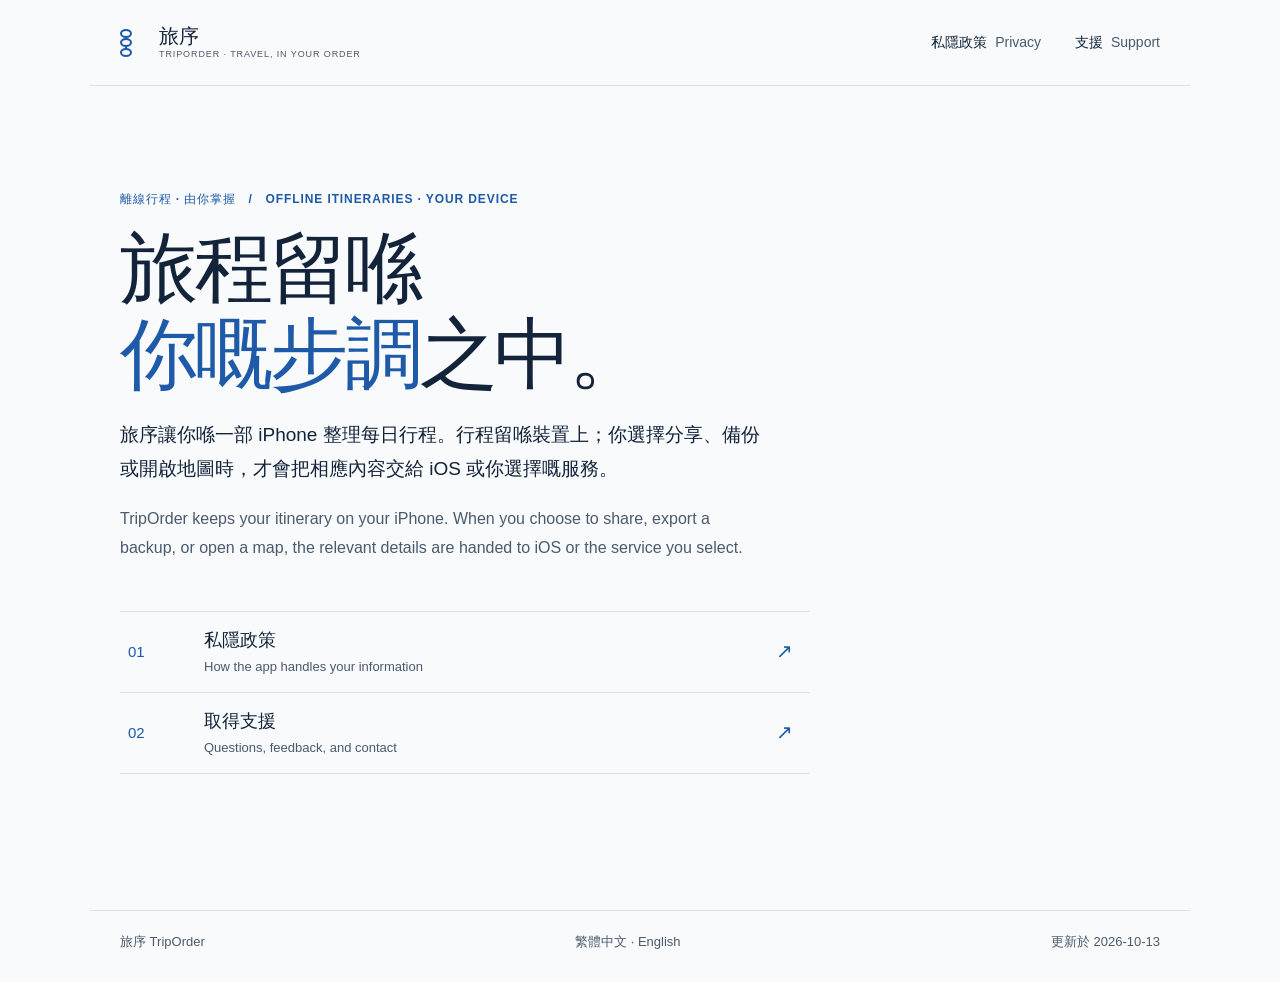
<file: index.html>
<!doctype html>
<html lang="zh-Hant">
<head>
  <meta charset="utf-8">
  <meta name="viewport" content="width=device-width, initial-scale=1">
  <meta name="color-scheme" content="light">
  <meta name="description" content="旅序 TripOrder 隱私政策與支援。TripOrder privacy policy and support.">
  <title>旅序 TripOrder｜隱私與支援 Privacy &amp; Support</title>
  <link rel="icon" type="image/svg+xml" href="favicon.svg">
  <link rel="stylesheet" href="styles.css">
</head>
<body>
  <header class="masthead">
    <a class="brand" href="index.html" aria-label="旅序 TripOrder 首頁">
      <span class="brand-mark" aria-hidden="true"><i></i><i></i><i></i></span>
      <span><strong>旅序</strong><small>TRIPORDER · TRAVEL, IN YOUR ORDER</small></span>
    </a>
    <nav aria-label="主要導覽 Main navigation">
      <a href="privacy.html">私隱政策 <span lang="en">Privacy</span></a>
      <a href="support.html">支援 <span lang="en">Support</span></a>
    </nav>
  </header>
  <main>
    <section class="hero">
      <p class="eyebrow">離線行程 · 由你掌握 &nbsp; / &nbsp; OFFLINE ITINERARIES · YOUR DEVICE</p>
      <h1>旅程留喺<br><span>你嘅步調</span>之中。</h1>
      <p class="lede">旅序讓你喺一部 iPhone 整理每日行程。行程留喺裝置上；你選擇分享、備份或開啟地圖時，才會把相應內容交給 iOS 或你選擇嘅服務。</p>
      <p class="lede english" lang="en">TripOrder keeps your itinerary on your iPhone. When you choose to share, export a backup, or open a map, the relevant details are handed to iOS or the service you select.</p>
      <div class="route-list" aria-label="內容導覽 Page guide">
        <a class="route-item" href="privacy.html"><span class="route-time">01</span><span><strong>私隱政策</strong><small lang="en">How the app handles your information</small></span><span class="arrow" aria-hidden="true">↗</span></a>
        <a class="route-item" href="support.html"><span class="route-time">02</span><span><strong>取得支援</strong><small lang="en">Questions, feedback, and contact</small></span><span class="arrow" aria-hidden="true">↗</span></a>
      </div>
    </section>
  </main>
  <footer><span>旅序 TripOrder</span><span>繁體中文 · English</span><span>更新於 2026-10-13</span></footer>
</body>
</html>
</file>
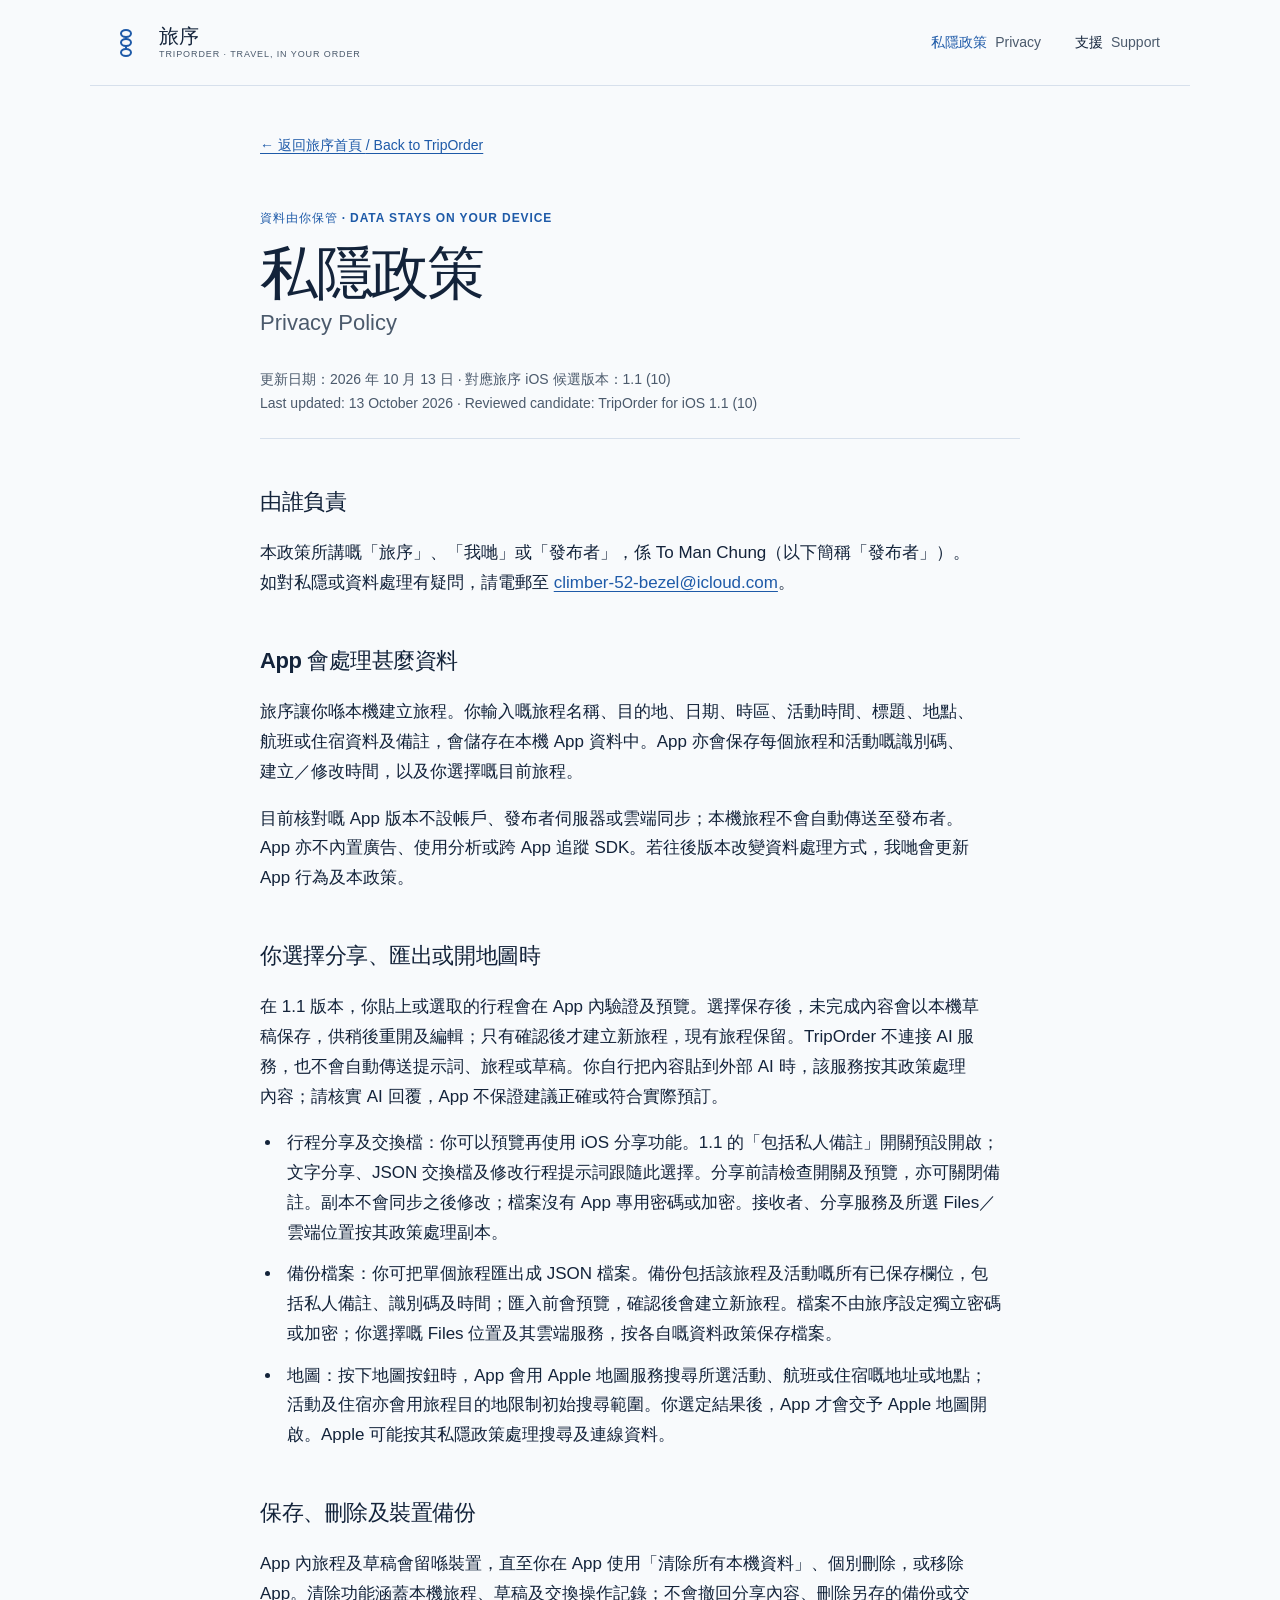
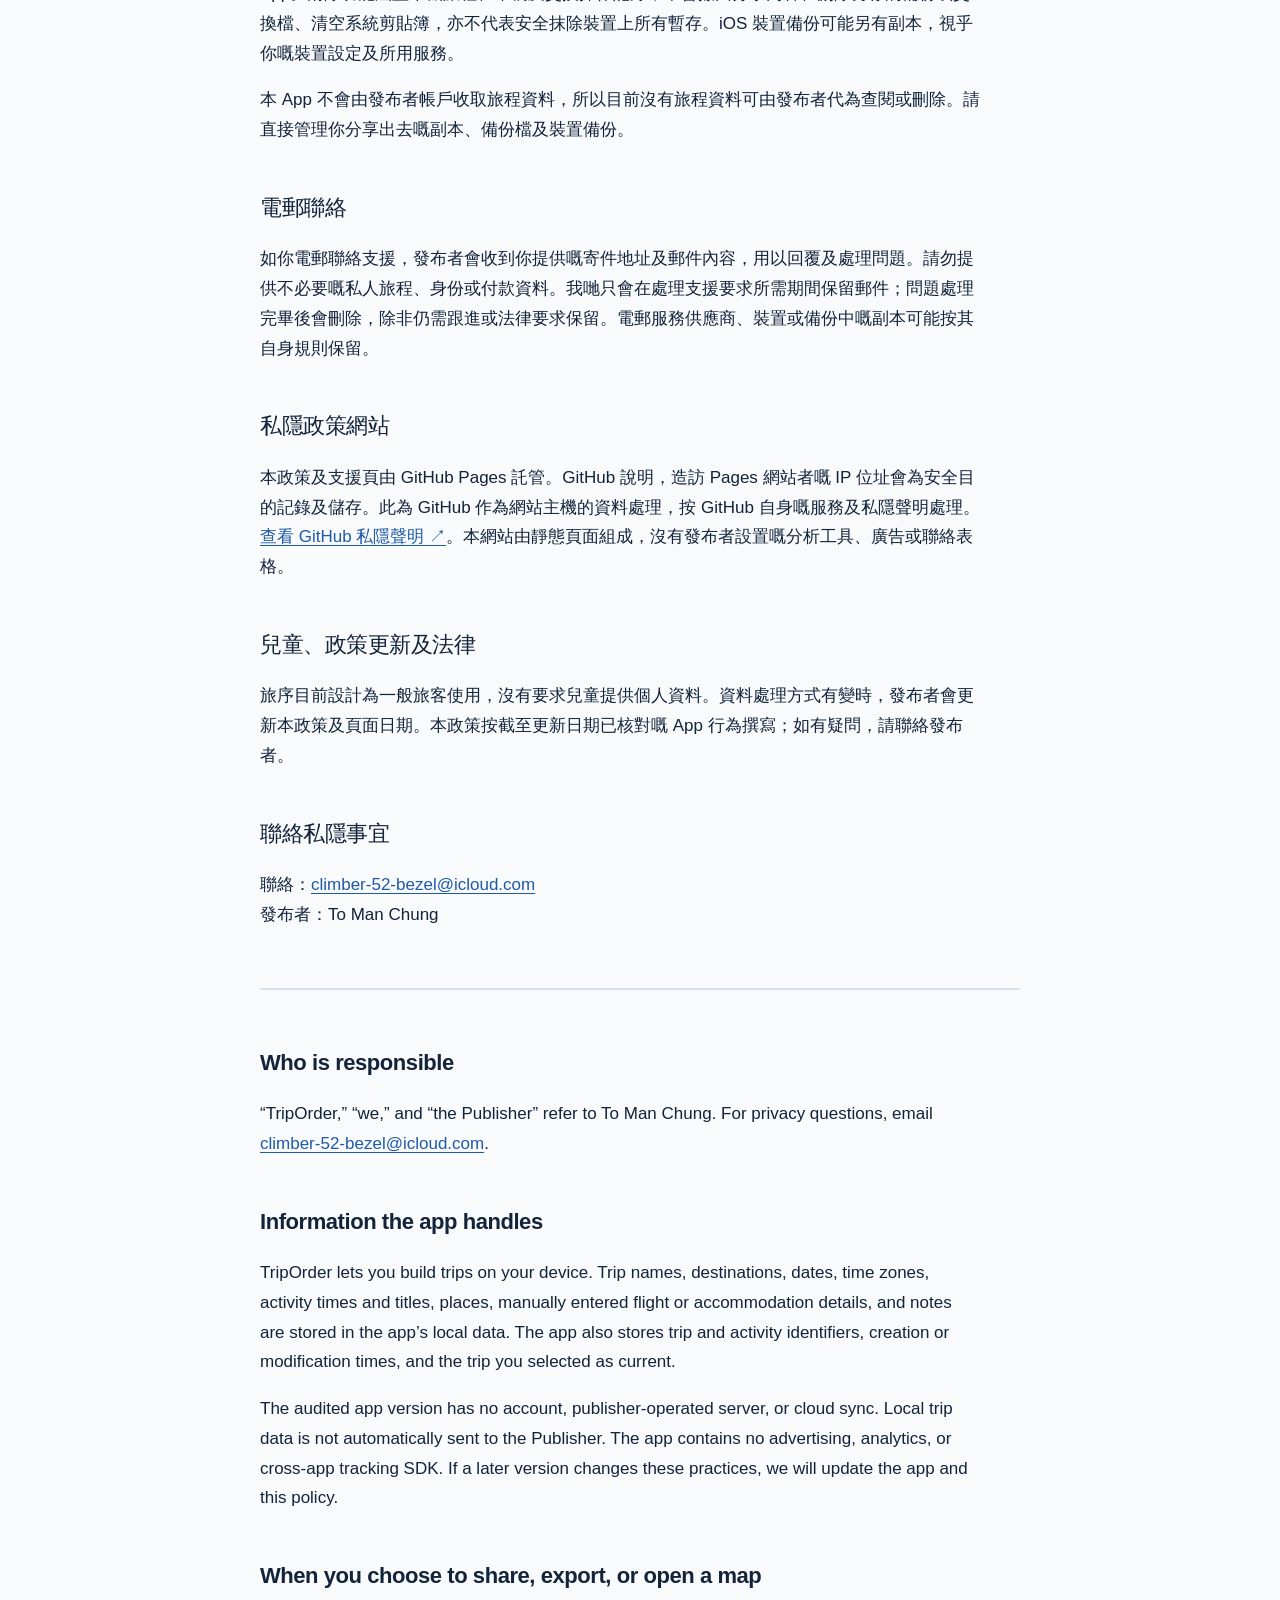
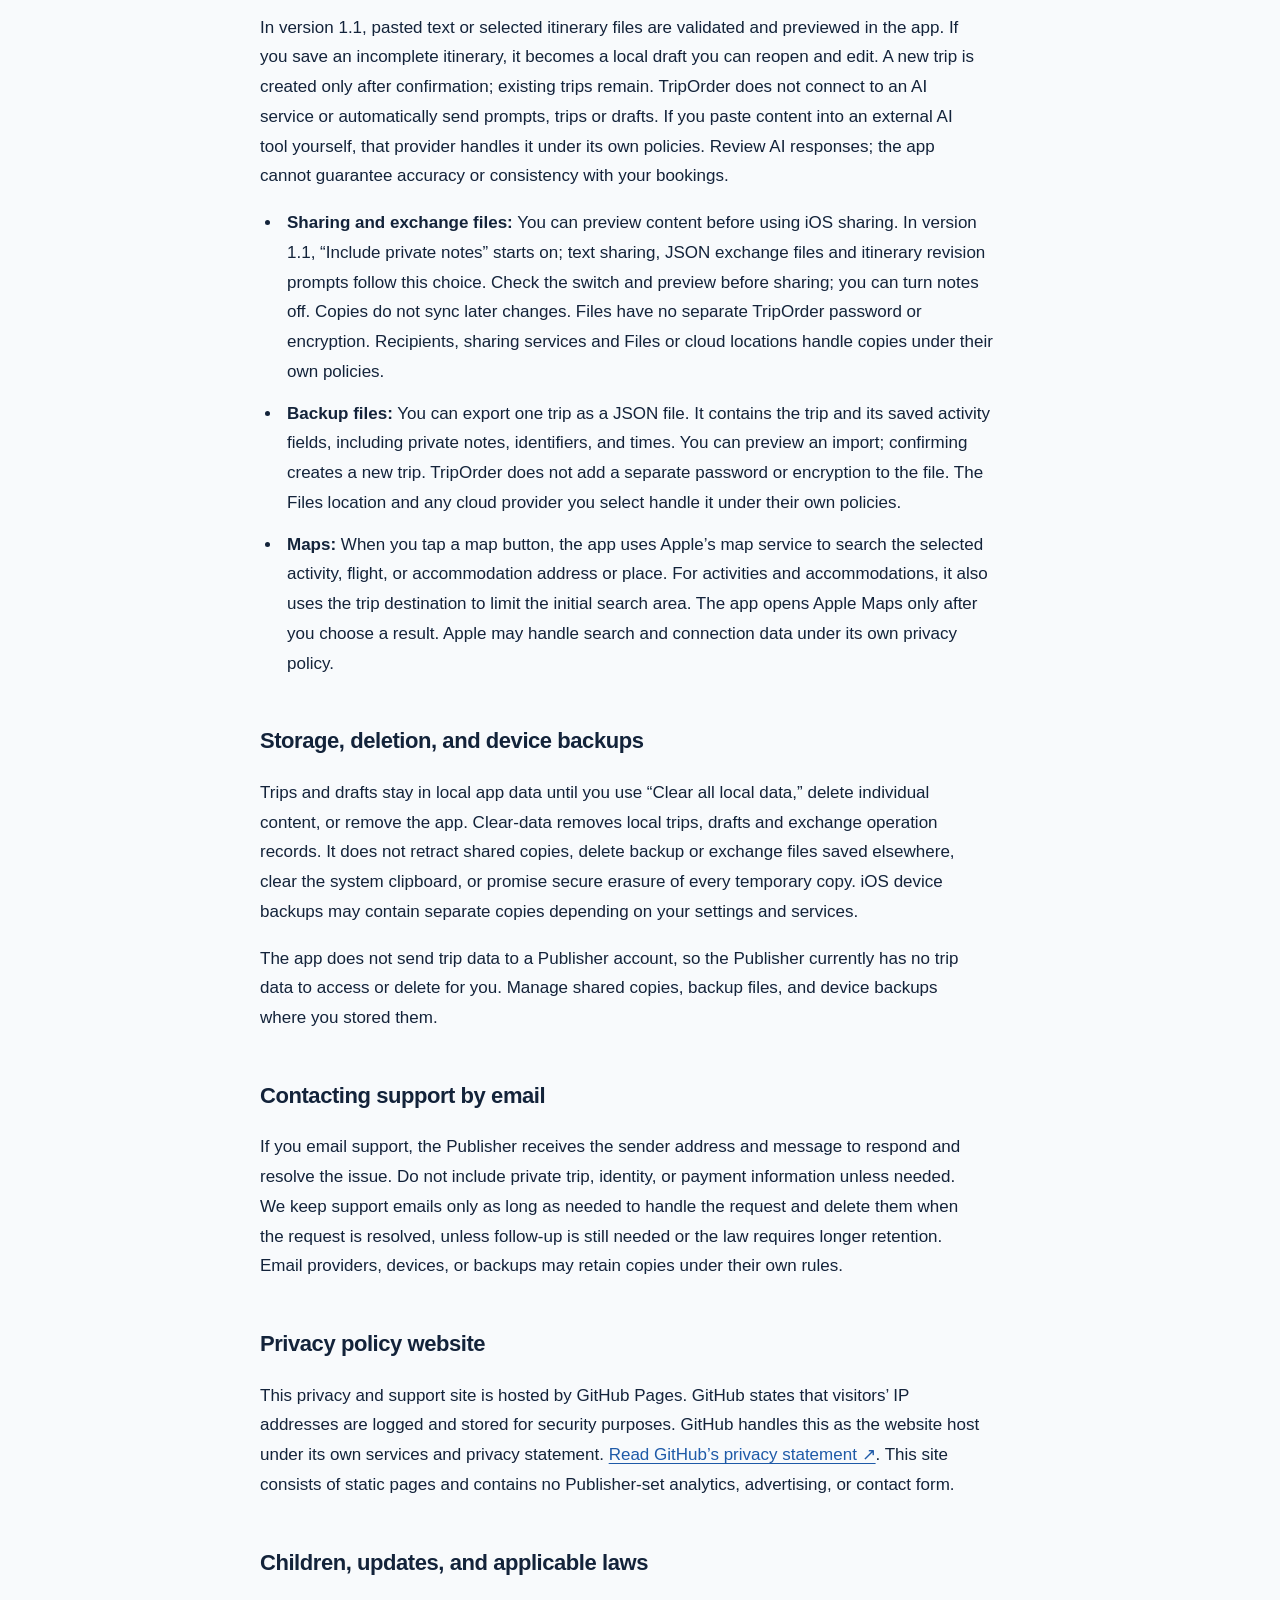
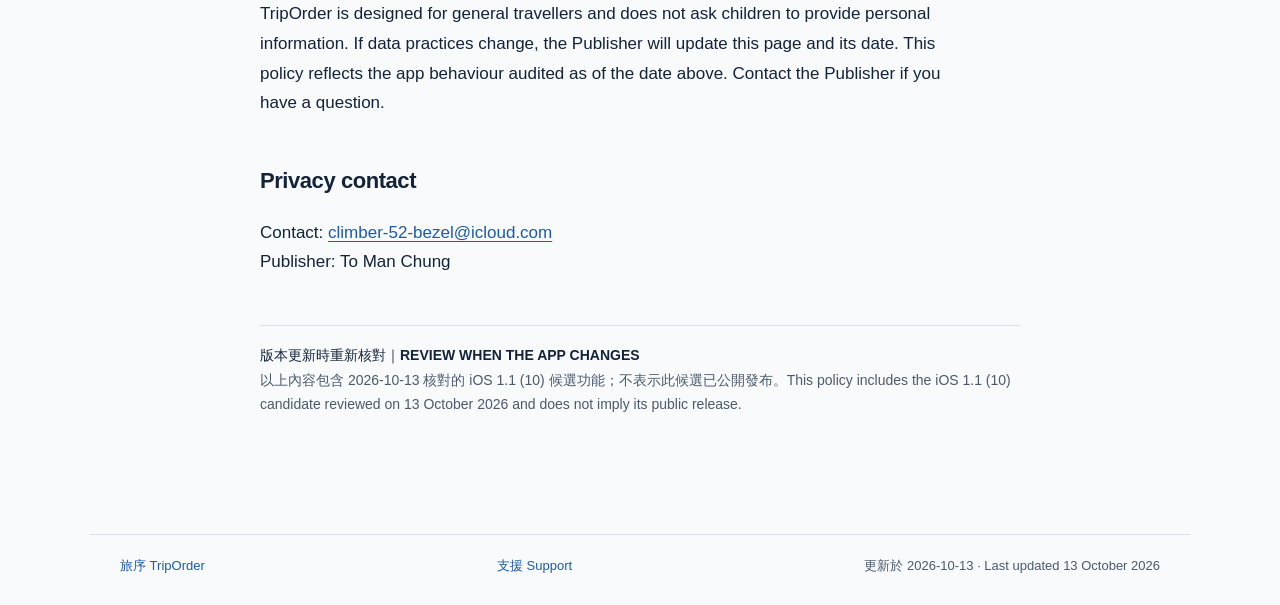
<file: privacy.html>
<!doctype html>
<html lang="zh-Hant">
<head>
  <meta charset="utf-8">
  <meta name="viewport" content="width=device-width, initial-scale=1">
  <meta name="color-scheme" content="light">
  <meta name="description" content="旅序 TripOrder 私隱政策：旅程資料、分享、備份、地圖及刪除方式。">
  <title>私隱政策 Privacy Policy｜旅序 TripOrder</title>
  <link rel="icon" type="image/svg+xml" href="favicon.svg">
  <link rel="stylesheet" href="styles.css">
</head>
<body>
  <header class="masthead">
    <a class="brand" href="index.html" aria-label="旅序 TripOrder 首頁"><span class="brand-mark" aria-hidden="true"><i></i><i></i><i></i></span><span><strong>旅序</strong><small>TRIPORDER · TRAVEL, IN YOUR ORDER</small></span></a>
    <nav aria-label="主要導覽 Main navigation"><a href="privacy.html" aria-current="page">私隱政策 <span lang="en">Privacy</span></a><a href="support.html">支援 <span lang="en">Support</span></a></nav>
  </header>
  <main class="document">
    <a class="back-link" href="index.html">← 返回旅序首頁 <span lang="en">/ Back to TripOrder</span></a>
    <p class="eyebrow">資料由你保管 · DATA STAYS ON YOUR DEVICE</p>
    <h1>私隱政策</h1>
    <p class="english-title" lang="en">Privacy Policy</p>
    <p class="meta">更新日期：2026 年 10 月 13 日 · 對應旅序 iOS 候選版本：1.1 (10)<br><span lang="en">Last updated: 13 October 2026 · Reviewed candidate: TripOrder for iOS 1.1 (10)</span></p>
    <section class="bilingual-section">
      <div lang="zh-Hant">
        <h2>由誰負責</h2>
        <p>本政策所講嘅「旅序」、「我哋」或「發布者」，係 To Man Chung（以下簡稱「發布者」）。如對私隱或資料處理有疑問，請電郵至 <a href="mailto:climber-52-bezel@icloud.com">climber-52-bezel@icloud.com</a>。</p>
        <h2>App 會處理甚麼資料</h2>
        <p>旅序讓你喺本機建立旅程。你輸入嘅旅程名稱、目的地、日期、時區、活動時間、標題、地點、航班或住宿資料及備註，會儲存在本機 App 資料中。App 亦會保存每個旅程和活動嘅識別碼、建立／修改時間，以及你選擇嘅目前旅程。</p>
        <p>目前核對嘅 App 版本不設帳戶、發布者伺服器或雲端同步；本機旅程不會自動傳送至發布者。App 亦不內置廣告、使用分析或跨 App 追蹤 SDK。若往後版本改變資料處理方式，我哋會更新 App 行為及本政策。</p>
        <h2>你選擇分享、匯出或開地圖時</h2>
        <p>在 1.1 版本，你貼上或選取的行程會在 App 內驗證及預覽。選擇保存後，未完成內容會以本機草稿保存，供稍後重開及編輯；只有確認後才建立新旅程，現有旅程保留。TripOrder 不連接 AI 服務，也不會自動傳送提示詞、旅程或草稿。你自行把內容貼到外部 AI 時，該服務按其政策處理內容；請核實 AI 回覆，App 不保證建議正確或符合實際預訂。</p>
        <ul>
          <li><strong>行程分享及交換檔：</strong>你可以預覽再使用 iOS 分享功能。1.1 的「包括私人備註」開關預設開啟；文字分享、JSON 交換檔及修改行程提示詞跟隨此選擇。分享前請檢查開關及預覽，亦可關閉備註。副本不會同步之後修改；檔案沒有 App 專用密碼或加密。接收者、分享服務及所選 Files／雲端位置按其政策處理副本。</li>
          <li><strong>備份檔案：</strong>你可把單個旅程匯出成 JSON 檔案。備份包括該旅程及活動嘅所有已保存欄位，包括私人備註、識別碼及時間；匯入前會預覽，確認後會建立新旅程。檔案不由旅序設定獨立密碼或加密；你選擇嘅 Files 位置及其雲端服務，按各自嘅資料政策保存檔案。</li>
          <li><strong>地圖：</strong>按下地圖按鈕時，App 會用 Apple 地圖服務搜尋所選活動、航班或住宿嘅地址或地點；活動及住宿亦會用旅程目的地限制初始搜尋範圍。你選定結果後，App 才會交予 Apple 地圖開啟。Apple 可能按其私隱政策處理搜尋及連線資料。</li>
        </ul>
        <h2>保存、刪除及裝置備份</h2>
        <p>App 內旅程及草稿會留喺裝置，直至你在 App 使用「清除所有本機資料」、個別刪除，或移除 App。清除功能涵蓋本機旅程、草稿及交換操作記錄；不會撤回分享內容、刪除另存的備份或交換檔、清空系統剪貼簿，亦不代表安全抹除裝置上所有暫存。iOS 裝置備份可能另有副本，視乎你嘅裝置設定及所用服務。</p>
        <p>本 App 不會由發布者帳戶收取旅程資料，所以目前沒有旅程資料可由發布者代為查閱或刪除。請直接管理你分享出去嘅副本、備份檔及裝置備份。</p>
        <h2>電郵聯絡</h2>
        <p>如你電郵聯絡支援，發布者會收到你提供嘅寄件地址及郵件內容，用以回覆及處理問題。請勿提供不必要嘅私人旅程、身份或付款資料。我哋只會在處理支援要求所需期間保留郵件；問題處理完畢後會刪除，除非仍需跟進或法律要求保留。電郵服務供應商、裝置或備份中嘅副本可能按其自身規則保留。</p>
        <h2>私隱政策網站</h2>
        <p>本政策及支援頁由 GitHub Pages 託管。GitHub 說明，造訪 Pages 網站者嘅 IP 位址會為安全目的記錄及儲存。此為 GitHub 作為網站主機的資料處理，按 GitHub 自身嘅服務及私隱聲明處理。<a href="https://docs.github.com/en/site-policy/privacy-policies/github-privacy-statement">查看 GitHub 私隱聲明 ↗</a>。本網站由靜態頁面組成，沒有發布者設置嘅分析工具、廣告或聯絡表格。</p>
        <h2>兒童、政策更新及法律</h2>
        <p>旅序目前設計為一般旅客使用，沒有要求兒童提供個人資料。資料處理方式有變時，發布者會更新本政策及頁面日期。本政策按截至更新日期已核對嘅 App 行為撰寫；如有疑問，請聯絡發布者。</p>
        <h2>聯絡私隱事宜</h2>
        <p>聯絡：<a href="mailto:climber-52-bezel@icloud.com">climber-52-bezel@icloud.com</a><br>發布者：To Man Chung</p>
      </div>
      <hr>
      <div lang="en">
        <h2>Who is responsible</h2>
        <p>“TripOrder,” “we,” and “the Publisher” refer to To Man Chung. For privacy questions, email <a href="mailto:climber-52-bezel@icloud.com">climber-52-bezel@icloud.com</a>.</p>
        <h2>Information the app handles</h2>
        <p>TripOrder lets you build trips on your device. Trip names, destinations, dates, time zones, activity times and titles, places, manually entered flight or accommodation details, and notes are stored in the app’s local data. The app also stores trip and activity identifiers, creation or modification times, and the trip you selected as current.</p>
        <p>The audited app version has no account, publisher-operated server, or cloud sync. Local trip data is not automatically sent to the Publisher. The app contains no advertising, analytics, or cross-app tracking SDK. If a later version changes these practices, we will update the app and this policy.</p>
        <h2>When you choose to share, export, or open a map</h2>
        <p>In version 1.1, pasted text or selected itinerary files are validated and previewed in the app. If you save an incomplete itinerary, it becomes a local draft you can reopen and edit. A new trip is created only after confirmation; existing trips remain. TripOrder does not connect to an AI service or automatically send prompts, trips or drafts. If you paste content into an external AI tool yourself, that provider handles it under its own policies. Review AI responses; the app cannot guarantee accuracy or consistency with your bookings.</p>
        <ul>
          <li><strong>Sharing and exchange files:</strong> You can preview content before using iOS sharing. In version 1.1, “Include private notes” starts on; text sharing, JSON exchange files and itinerary revision prompts follow this choice. Check the switch and preview before sharing; you can turn notes off. Copies do not sync later changes. Files have no separate TripOrder password or encryption. Recipients, sharing services and Files or cloud locations handle copies under their own policies.</li>
          <li><strong>Backup files:</strong> You can export one trip as a JSON file. It contains the trip and its saved activity fields, including private notes, identifiers, and times. You can preview an import; confirming creates a new trip. TripOrder does not add a separate password or encryption to the file. The Files location and any cloud provider you select handle it under their own policies.</li>
          <li><strong>Maps:</strong> When you tap a map button, the app uses Apple’s map service to search the selected activity, flight, or accommodation address or place. For activities and accommodations, it also uses the trip destination to limit the initial search area. The app opens Apple Maps only after you choose a result. Apple may handle search and connection data under its own privacy policy.</li>
        </ul>
        <h2>Storage, deletion, and device backups</h2>
        <p>Trips and drafts stay in local app data until you use “Clear all local data,” delete individual content, or remove the app. Clear-data removes local trips, drafts and exchange operation records. It does not retract shared copies, delete backup or exchange files saved elsewhere, clear the system clipboard, or promise secure erasure of every temporary copy. iOS device backups may contain separate copies depending on your settings and services.</p>
        <p>The app does not send trip data to a Publisher account, so the Publisher currently has no trip data to access or delete for you. Manage shared copies, backup files, and device backups where you stored them.</p>
        <h2>Contacting support by email</h2>
        <p>If you email support, the Publisher receives the sender address and message to respond and resolve the issue. Do not include private trip, identity, or payment information unless needed. We keep support emails only as long as needed to handle the request and delete them when the request is resolved, unless follow-up is still needed or the law requires longer retention. Email providers, devices, or backups may retain copies under their own rules.</p>
        <h2>Privacy policy website</h2>
        <p>This privacy and support site is hosted by GitHub Pages. GitHub states that visitors’ IP addresses are logged and stored for security purposes. GitHub handles this as the website host under its own services and privacy statement. <a href="https://docs.github.com/en/site-policy/privacy-policies/github-privacy-statement">Read GitHub’s privacy statement ↗</a>. This site consists of static pages and contains no Publisher-set analytics, advertising, or contact form.</p>
        <h2>Children, updates, and applicable laws</h2>
        <p>TripOrder is designed for general travellers and does not ask children to provide personal information. If data practices change, the Publisher will update this page and its date. This policy reflects the app behaviour audited as of the date above. Contact the Publisher if you have a question.</p>
        <h2>Privacy contact</h2>
        <p>Contact: <a href="mailto:climber-52-bezel@icloud.com">climber-52-bezel@icloud.com</a><br>Publisher: To Man Chung</p>
      </div>
    </section>
    <div class="closing-note"><strong>版本更新時重新核對｜REVIEW WHEN THE APP CHANGES</strong><br>以上內容包含 2026-10-13 核對的 iOS 1.1 (10) 候選功能；不表示此候選已公開發布。<span lang="en">This policy includes the iOS 1.1 (10) candidate reviewed on 13 October 2026 and does not imply its public release.</span></div>
  </main>
  <footer><a href="index.html">旅序 TripOrder</a><a href="support.html">支援 Support</a><span>更新於 2026-10-13 · Last updated 13 October 2026</span></footer>
</body>
</html>
</file>
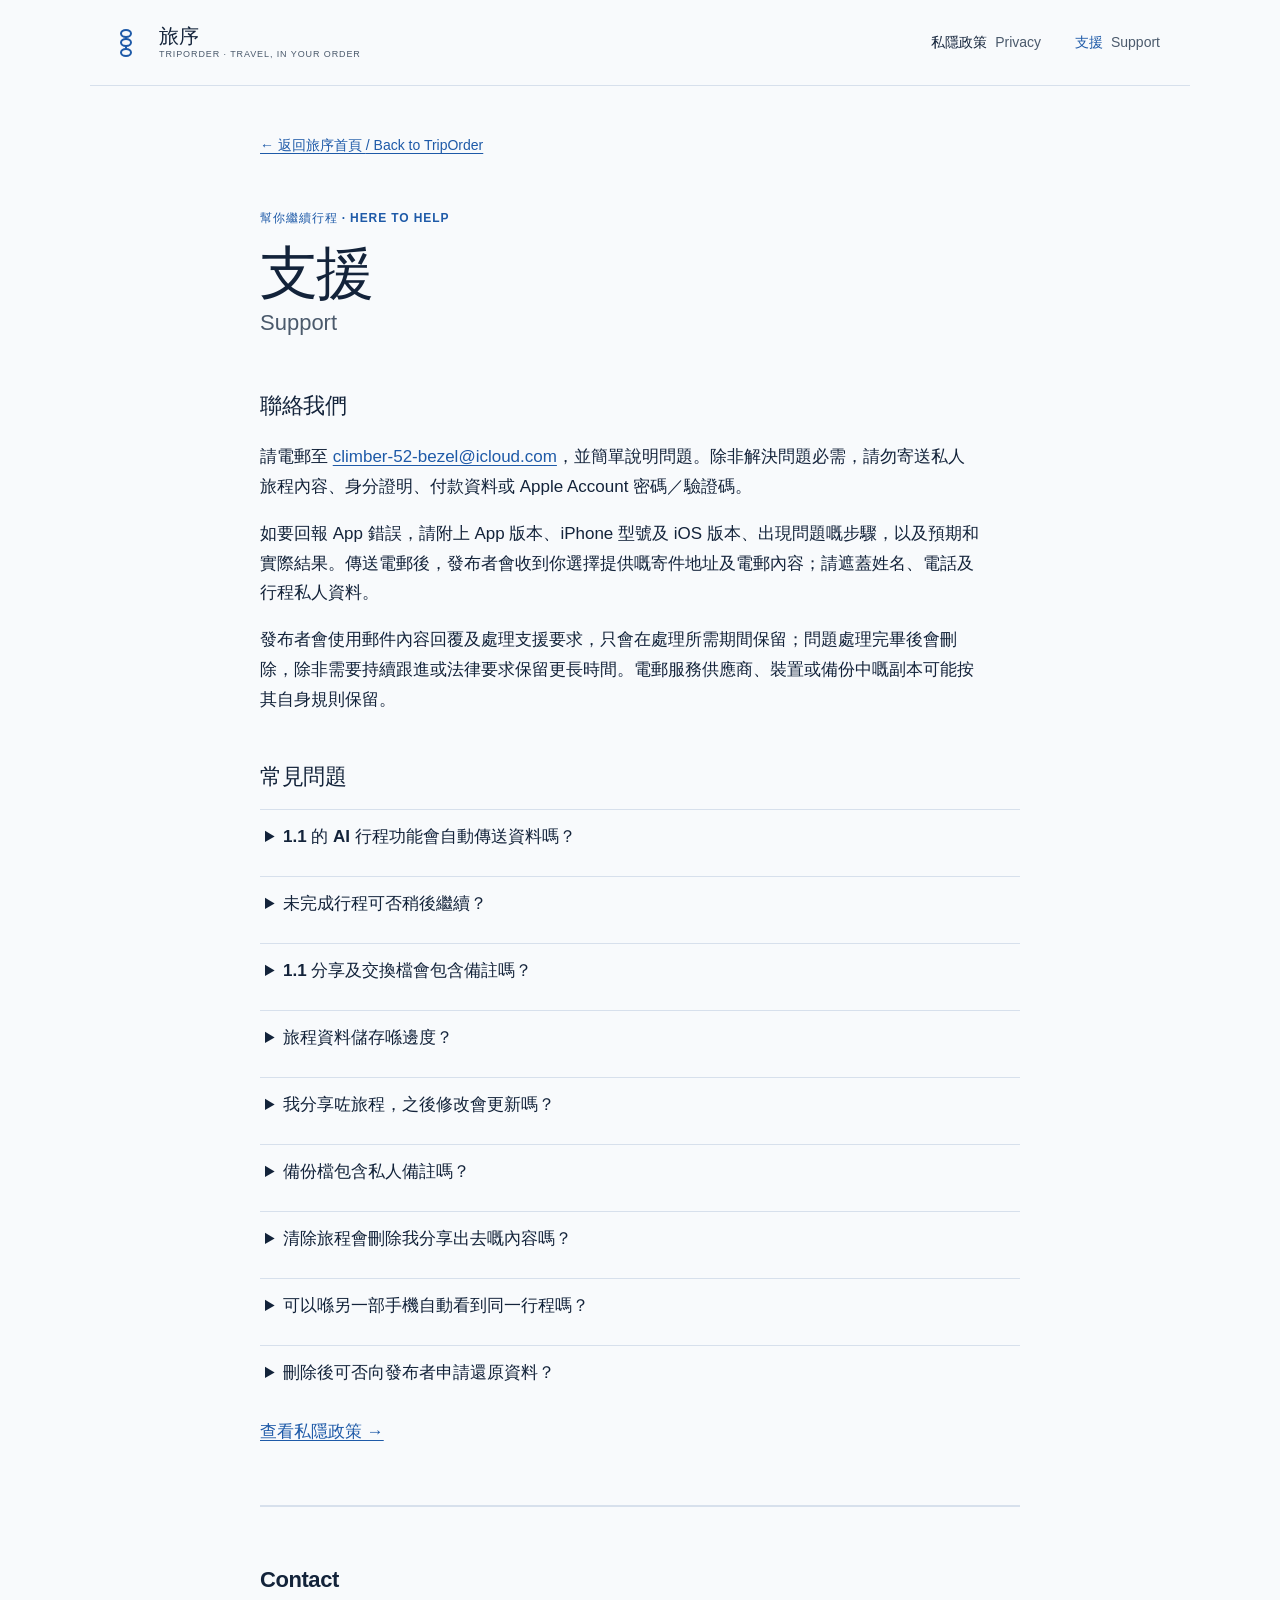
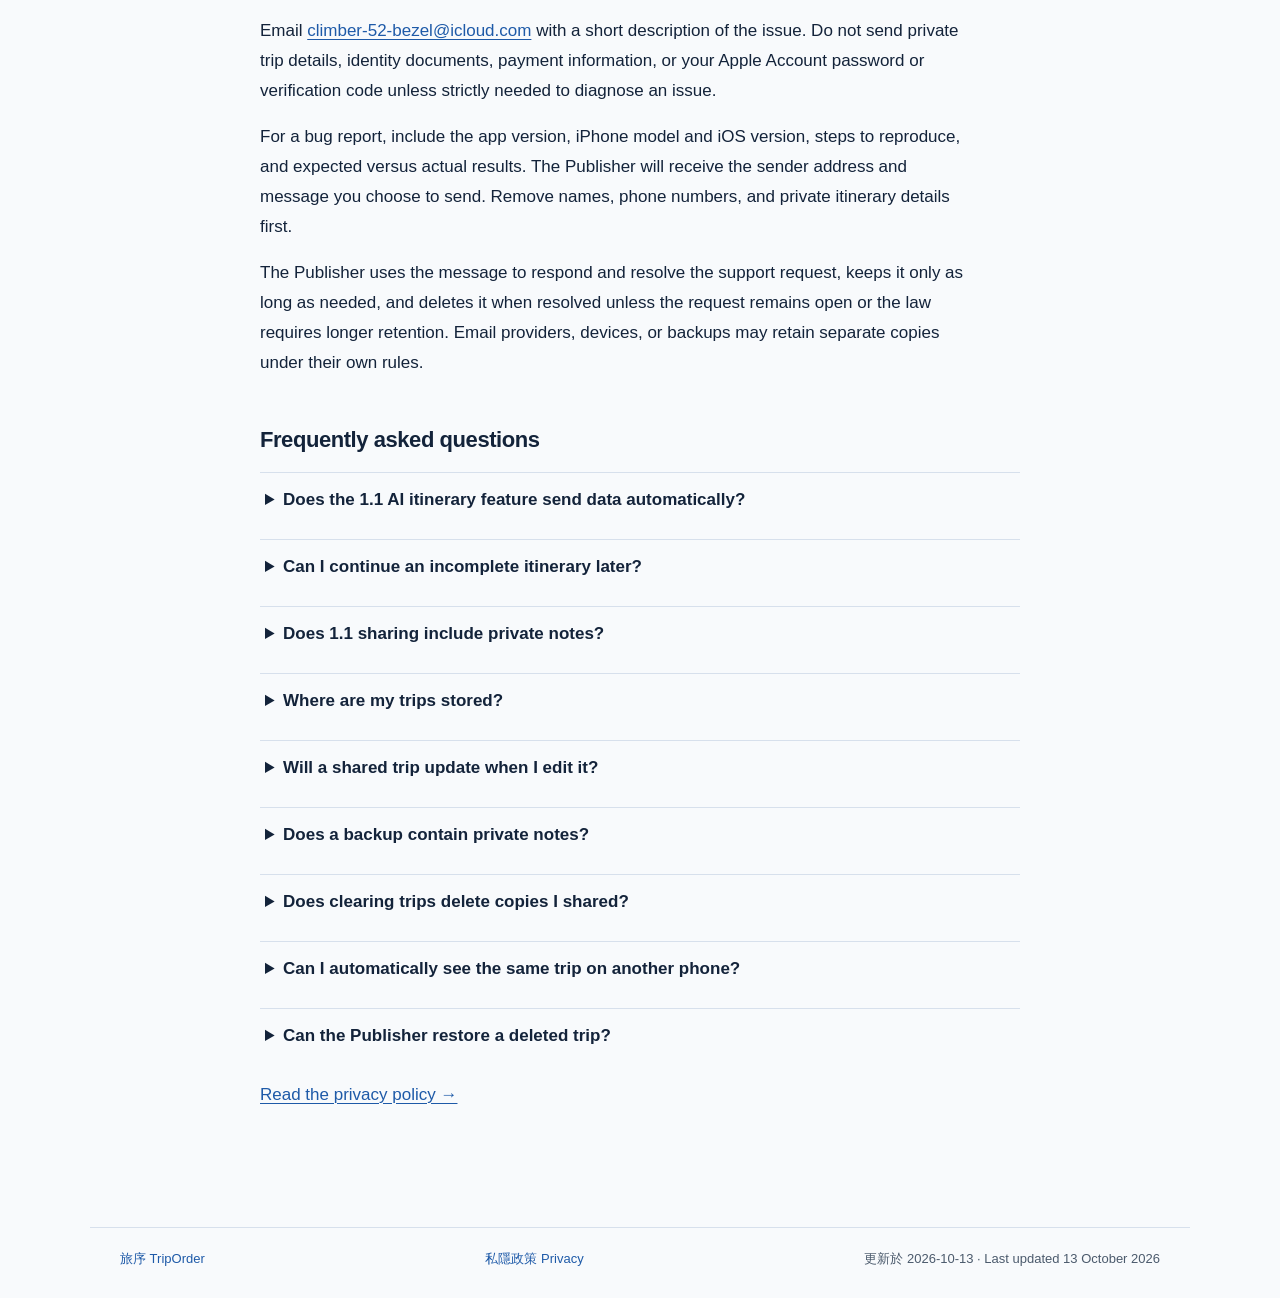
<file: support.html>
<!doctype html>
<html lang="zh-Hant">
<head>
  <meta charset="utf-8">
  <meta name="viewport" content="width=device-width, initial-scale=1">
  <meta name="color-scheme" content="light">
  <meta name="description" content="旅序 TripOrder 支援及常見問題。">
  <title>支援 Support｜旅序 TripOrder</title>
  <link rel="icon" type="image/svg+xml" href="favicon.svg">
  <link rel="stylesheet" href="styles.css">
</head>
<body>
  <header class="masthead">
    <a class="brand" href="index.html" aria-label="旅序 TripOrder 首頁"><span class="brand-mark" aria-hidden="true"><i></i><i></i><i></i></span><span><strong>旅序</strong><small>TRIPORDER · TRAVEL, IN YOUR ORDER</small></span></a>
    <nav aria-label="主要導覽 Main navigation"><a href="privacy.html">私隱政策 <span lang="en">Privacy</span></a><a href="support.html" aria-current="page">支援 <span lang="en">Support</span></a></nav>
  </header>
  <main class="document support-page">
    <a class="back-link" href="index.html">← 返回旅序首頁 <span lang="en">/ Back to TripOrder</span></a>
    <p class="eyebrow">幫你繼續行程 · HERE TO HELP</p>
    <h1>支援</h1>
    <p class="english-title" lang="en">Support</p>
    <section class="bilingual-section">
      <div lang="zh-Hant">
        <h2>聯絡我們</h2>
        <p>請電郵至 <a href="mailto:climber-52-bezel@icloud.com">climber-52-bezel@icloud.com</a>，並簡單說明問題。除非解決問題必需，請勿寄送私人旅程內容、身分證明、付款資料或 Apple Account 密碼／驗證碼。</p>
        <p>如要回報 App 錯誤，請附上 App 版本、iPhone 型號及 iOS 版本、出現問題嘅步驟，以及預期和實際結果。傳送電郵後，發布者會收到你選擇提供嘅寄件地址及電郵內容；請遮蓋姓名、電話及行程私人資料。</p>
        <p>發布者會使用郵件內容回覆及處理支援要求，只會在處理所需期間保留；問題處理完畢後會刪除，除非需要持續跟進或法律要求保留更長時間。電郵服務供應商、裝置或備份中嘅副本可能按其自身規則保留。</p>
        <h2>常見問題</h2>
        <details><summary>1.1 的 AI 行程功能會自動傳送資料嗎？</summary><p>不會。你主動複製提示詞，再自行貼到所選 AI 工具；回覆由你貼回或選檔匯入。外部服務按其政策處理你提供的內容。App 只驗證支援格式，請自行核實航班、住宿及預訂。</p></details>
        <details><summary>未完成行程可否稍後繼續？</summary><p>1.1 可保存本機草稿，稍後重開及補齊。確認後才建立新旅程，現有旅程保留。清除所有本機資料亦清除草稿及操作記錄。</p></details>
        <details><summary>1.1 分享及交換檔會包含備註嗎？</summary><p>「包括私人備註」預設開啟；文字分享、交換檔及修改提示詞跟隨此選擇。分享前請檢查開關及預覽；檔案沒有 App 專用密碼或加密。</p></details>
        <details><summary>旅程資料儲存喺邊度？</summary><p>目前版本把旅程保存在本機 App 資料中，沒有帳戶或發布者伺服器同步。若你選擇 iOS 裝置備份，系統備份可能另存副本。</p></details>
        <details><summary>我分享咗旅程，之後修改會更新嗎？</summary><p>唔會。分享內容係你傳送當時嘅文字副本。更新後如要讓同行者收到新版本，你需要重新分享。</p></details>
        <details><summary>備份檔包含私人備註嗎？</summary><p>會。完整 JSON 備份包含旅程及活動已保存欄位，包括備註。匯出前請選擇妥善嘅儲存位置；檔案本身沒有另外加上 App 專用密碼或加密。</p></details>
        <details><summary>清除旅程會刪除我分享出去嘅內容嗎？</summary><p>唔會。清除只影響 App 內本機旅程、草稿及操作記錄；已傳給別人嘅內容及另存嘅備份或交換檔要分別管理。</p></details>
        <details><summary>可以喺另一部手機自動看到同一行程嗎？</summary><p>目前未有帳戶或多人／跨裝置同步功能。你可手動分享文字副本，或匯出備份後在另一部裝置匯入；匯入會新增一個獨立旅程。</p></details>
        <details><summary>刪除後可否向發布者申請還原資料？</summary><p>發布者不會收到 App 內旅程，無法代你還原。若你先前曾匯出備份，可由自己保存嘅檔案建立新旅程。</p></details>
        <p><a href="privacy.html">查看私隱政策 →</a></p>
      </div>
      <hr>
      <div lang="en">
        <h2>Contact</h2>
        <p>Email <a href="mailto:climber-52-bezel@icloud.com">climber-52-bezel@icloud.com</a> with a short description of the issue. Do not send private trip details, identity documents, payment information, or your Apple Account password or verification code unless strictly needed to diagnose an issue.</p>
        <p>For a bug report, include the app version, iPhone model and iOS version, steps to reproduce, and expected versus actual results. The Publisher will receive the sender address and message you choose to send. Remove names, phone numbers, and private itinerary details first.</p>
        <p>The Publisher uses the message to respond and resolve the support request, keeps it only as long as needed, and deletes it when resolved unless the request remains open or the law requires longer retention. Email providers, devices, or backups may retain separate copies under their own rules.</p>
        <h2>Frequently asked questions</h2>
        <details><summary>Does the 1.1 AI itinerary feature send data automatically?</summary><p>No. Copy a prompt yourself and paste it into an AI tool you choose, then paste its response back or import a file. The provider handles information you submit under its own policies. The app checks supported formats; verify flights, accommodation and bookings yourself.</p></details>
        <details><summary>Can I continue an incomplete itinerary later?</summary><p>Version 1.1 saves local drafts you can reopen and complete. A new trip is created only after confirmation, leaving existing trips in place. Clear all local data also removes drafts and operation records.</p></details>
        <details><summary>Does 1.1 sharing include private notes?</summary><p>“Include private notes” starts on. Text sharing, exchange files and revision prompts follow your choice. Check the switch and preview before sharing. Files have no separate TripOrder password or encryption.</p></details>
        <details><summary>Where are my trips stored?</summary><p>The current version saves trips in the app’s local data. There is no account or Publisher server sync. An iOS device backup may store a separate copy if you enable backups.</p></details>
        <details><summary>Will a shared trip update when I edit it?</summary><p>No. Sharing sends a text snapshot at that time. Share again to give your travel companions an updated copy.</p></details>
        <details><summary>Does a backup contain private notes?</summary><p>Yes. A full JSON backup contains the trip and saved activity fields, including notes. Choose a storage location you trust; TripOrder does not add a separate app password or encryption to the file.</p></details>
        <details><summary>Does clearing trips delete copies I shared?</summary><p>No. Clear-data affects local trips, drafts and operation records in the app. Shared copies and saved backup or exchange files must be managed separately.</p></details>
        <details><summary>Can I automatically see the same trip on another phone?</summary><p>There is currently no account, group, or cross-device sync. You can share a text snapshot or export a backup and import it on another device; importing creates a separate trip.</p></details>
        <details><summary>Can the Publisher restore a deleted trip?</summary><p>The Publisher does not receive trips from the app and cannot restore them. If you exported a backup earlier, you can use your own saved file to create a new trip.</p></details>
        <p><a href="privacy.html">Read the privacy policy →</a></p>
      </div>
    </section>
  </main>
  <footer><a href="index.html">旅序 TripOrder</a><a href="privacy.html">私隱政策 Privacy</a><span>更新於 2026-10-13 · Last updated 13 October 2026</span></footer>
</body>
</html>
</file>
<file: styles.css>
:root {
  color-scheme: light;
  --ink: #13233a;
  --harbor: #1e5aa8;
  --wash: #e8f1ff;
  --paper: #f8fafc;
  --line: #d7e0ec;
  --coral: #9b3028;
  --muted: #4b5a6c;
  font-family: -apple-system, BlinkMacSystemFont, "Segoe UI", "PingFang TC", "Noto Sans TC", sans-serif;
  font-synthesis: none;
  text-rendering: optimizeLegibility;
}
* { box-sizing: border-box; }
body { margin: 0; background: var(--paper); color: var(--ink); font-size: 17px; line-height: 1.75; }
a { color: var(--harbor); text-underline-offset: .2em; text-decoration-thickness: .08em; }
a:hover { text-decoration-thickness: .13em; }
a:focus-visible, summary:focus-visible { outline: 3px solid var(--harbor); outline-offset: 4px; border-radius: 2px; }
.draft-banner { padding: 9px 20px; background: var(--coral); color: white; text-align: center; font-size: 13px; font-weight: 700; letter-spacing: .015em; }
.masthead { max-width: 1100px; margin: 0 auto; min-height: 86px; padding: 18px 30px; display: flex; align-items: center; justify-content: space-between; gap: 28px; border-bottom: 1px solid var(--line); }
.brand { display: flex; gap: 12px; align-items: center; color: var(--ink); text-decoration: none; }
.brand strong { display: block; font-size: 20px; line-height: 1.2; }
.brand small { display: block; color: var(--muted); font-size: 9px; letter-spacing: .1em; line-height: 1.5; }
.brand-mark { position: relative; width: 27px; height: 36px; display: flex; flex-direction: column; justify-content: space-between; padding: 4px 0; }
.brand-mark::before { content: ""; position: absolute; top: 5px; bottom: 5px; left: 5px; width: 2px; background: var(--harbor); }
.brand-mark i { position: relative; display: block; width: 12px; height: 9px; border-radius: 50%; border: 2px solid var(--harbor); background: var(--paper); }
.masthead nav { display: flex; gap: clamp(16px, 3vw, 34px); }
.masthead nav a { color: var(--ink); text-decoration: none; font-size: 14px; font-weight: 650; }
.masthead nav a span { display: inline-block; margin-left: 4px; color: var(--muted); font-weight: 400; }
.masthead nav a[aria-current] { color: var(--harbor); }
main { max-width: 1100px; margin: 0 auto; padding: 76px 30px 100px; }
.hero { max-width: 780px; padding: 15px 0 36px; }
.eyebrow { color: var(--harbor); font-weight: 750; font-size: 12px; letter-spacing: .075em; }
h1 { margin: 16px 0 20px; font-size: clamp(43px, 7vw, 78px); line-height: 1.1; letter-spacing: -.04em; }
.hero h1 span { color: var(--harbor); }
.lede { max-width: 650px; font-size: 19px; line-height: 1.8; }
.lede.english { margin-top: 12px; color: var(--muted); font-size: 16px; }
.route-list { margin-top: 48px; max-width: 690px; border-top: 1px solid var(--line); }
.route-item { min-height: 80px; display: grid; grid-template-columns: 60px 1fr 26px; gap: 16px; align-items: center; padding: 13px 8px; border-bottom: 1px solid var(--line); color: var(--ink); text-decoration: none; }
.route-time { align-self: stretch; display: flex; align-items: center; color: var(--harbor); font-size: 15px; font-variant-numeric: tabular-nums; }
.route-item strong, .route-item small { display: block; }
.route-item strong { font-size: 18px; }
.route-item small { color: var(--muted); font-size: 13px; }
.route-item .arrow { color: var(--harbor); font-size: 20px; }
.route-item:hover { background: var(--wash); }
.publisher-note { max-width: 760px; margin-top: 55px; padding: 22px 25px; border-left: 3px solid var(--coral); background: white; }
.publisher-note p:last-child { color: var(--muted); }
.document { max-width: 820px; padding-top: 44px; }
.document h1 { margin: 10px 0 0; font-size: clamp(40px, 6vw, 58px); }
.english-title { margin: 0; color: var(--muted); font-size: 22px; }
.back-link { display: inline-block; margin-bottom: 38px; font-size: 14px; }
.meta { margin: 24px 0 28px; padding-bottom: 22px; color: var(--muted); border-bottom: 1px solid var(--line); font-size: 14px; }
.attention { margin: 28px 0 38px; padding: 18px 20px; border-left: 3px solid var(--coral); background: #fff4f2; font-size: 15px; }
.bilingual-section { max-width: 760px; }
.bilingual-section h2 { margin: 44px 0 10px; font-size: 22px; letter-spacing: -.02em; }
.bilingual-section p, .bilingual-section li { max-width: 720px; }
.bilingual-section li { margin: 12px 0; padding-left: 5px; }
.bilingual-section ul { padding-left: 22px; }
.bilingual-section hr { margin: 58px 0 54px; border: 0; border-top: 2px solid var(--line); }
mark { padding: 1px 4px; background: #fff1c7; color: #392800; font-weight: 650; }
.closing-note { margin-top: 48px; padding: 17px 0; border-top: 1px solid var(--line); color: var(--muted); font-size: 14px; }
.closing-note strong { color: var(--ink); }
.support-page .bilingual-section details { margin: 12px 0; border-top: 1px solid var(--line); }
.support-page summary { min-height: 54px; padding: 12px 5px; cursor: pointer; color: var(--ink); font-weight: 650; }
.support-page details p { margin: 2px 5px 20px; color: var(--muted); }
footer { max-width: 1100px; margin: 0 auto; padding: 20px 30px 28px; display: flex; flex-wrap: wrap; justify-content: space-between; gap: 12px; border-top: 1px solid var(--line); color: var(--muted); font-size: 13px; }
footer a { text-decoration: none; }
@media (max-width: 640px) {
  body { font-size: 16px; }
  .draft-banner { font-size: 11px; line-height: 1.5; }
  .masthead { min-height: 74px; padding: 14px 18px; align-items: flex-start; }
  .brand small { max-width: 150px; font-size: 8px; }
  .masthead nav { flex-direction: column; align-items: flex-end; gap: 7px; }
  .masthead nav a { font-size: 12px; }
  .masthead nav a span { font-size: 11px; }
  main { padding: 50px 20px 68px; }
  .document { padding-top: 30px; }
  .back-link { margin-bottom: 28px; }
  .lede { font-size: 17px; }
  .route-list { margin-top: 34px; }
  .route-item { grid-template-columns: 40px 1fr 22px; gap: 10px; }
  .route-item strong { font-size: 16px; }
  .route-item small { font-size: 12px; }
  .publisher-note { margin-top: 38px; padding: 17px; }
  .attention { padding: 15px; }
  footer { padding: 18px 20px 24px; }
}
@media (prefers-reduced-motion: reduce) {
  *, *::before, *::after { scroll-behavior: auto !important; animation-duration: .01ms !important; animation-iteration-count: 1 !important; transition-duration: .01ms !important; }
}
</file>
